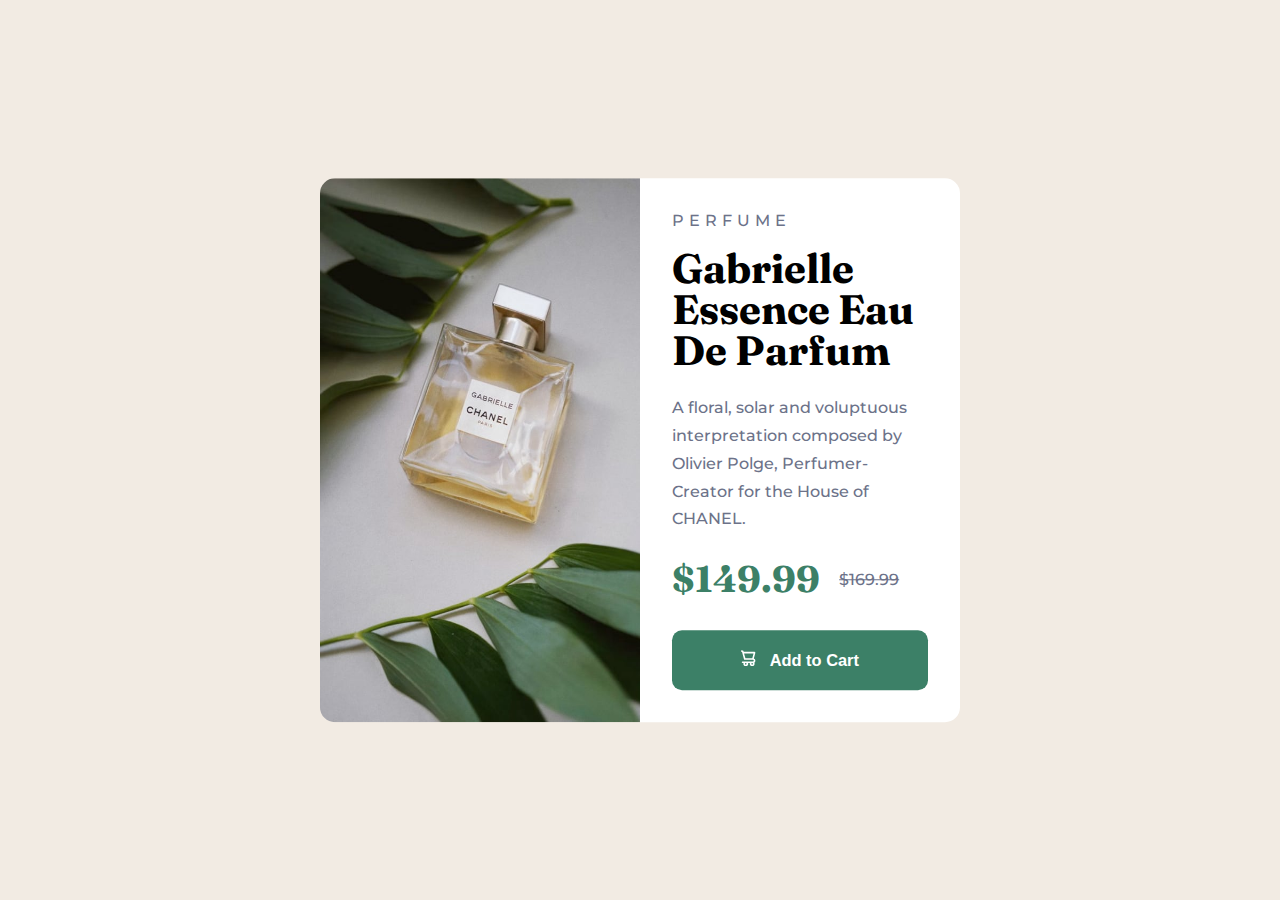
<file: docs/index.html>
<!DOCTYPE html>
<html>
    <head>
        <title>Product preview card component</title>
        <meta charset="utf-8">
        <meta name="viewport" content="width=device-width, initial-scale=1.0"&amp;gt;>

        <link rel="stylesheet" href="index.css">
        <link href="https://fonts.googleapis.com/css2?family=Montserrat:wght@500&display=swap" rel="stylesheet">
        <link href="https://fonts.googleapis.com/css2?family=Montserrat:wght@700&display=swap" rel="stylesheet">
        <link href="https://fonts.googleapis.com/css2?family=Fraunces:opsz,wght@9..144,700&display=swap" rel="stylesheet">
    </head>
    <body>
        <div class="container">
            <figure class="image">
                <img class="imgd" src="images/image-product-desktop.jpg" alt="Gabrielle Essence Eau De Parfum" height="100%">
                <img class="imgm" src="images/image-product-mobile.jpg" alt="Gabrielle Essence Eau De Parfum" height="100%">
            </figure>
            <section class="description">
                <h2>PERFUME</h2>
                <h1>Gabrielle Essence Eau De Parfum</h1>
                <p class="text">A floral, solar and voluptuous interpretation composed by Olivier Polge, Perfumer-Creator for the House of CHANEL.</p>
                <p id="price">$149.99<span>$169.99</span></p>
                <div class="add">
                    <button><img src="images/icon-cart.svg">&nbsp;&nbsp;&nbsp;Add to Cart</button>
                </div>
            </section>
        </div>
    </body>
</html>
</file>
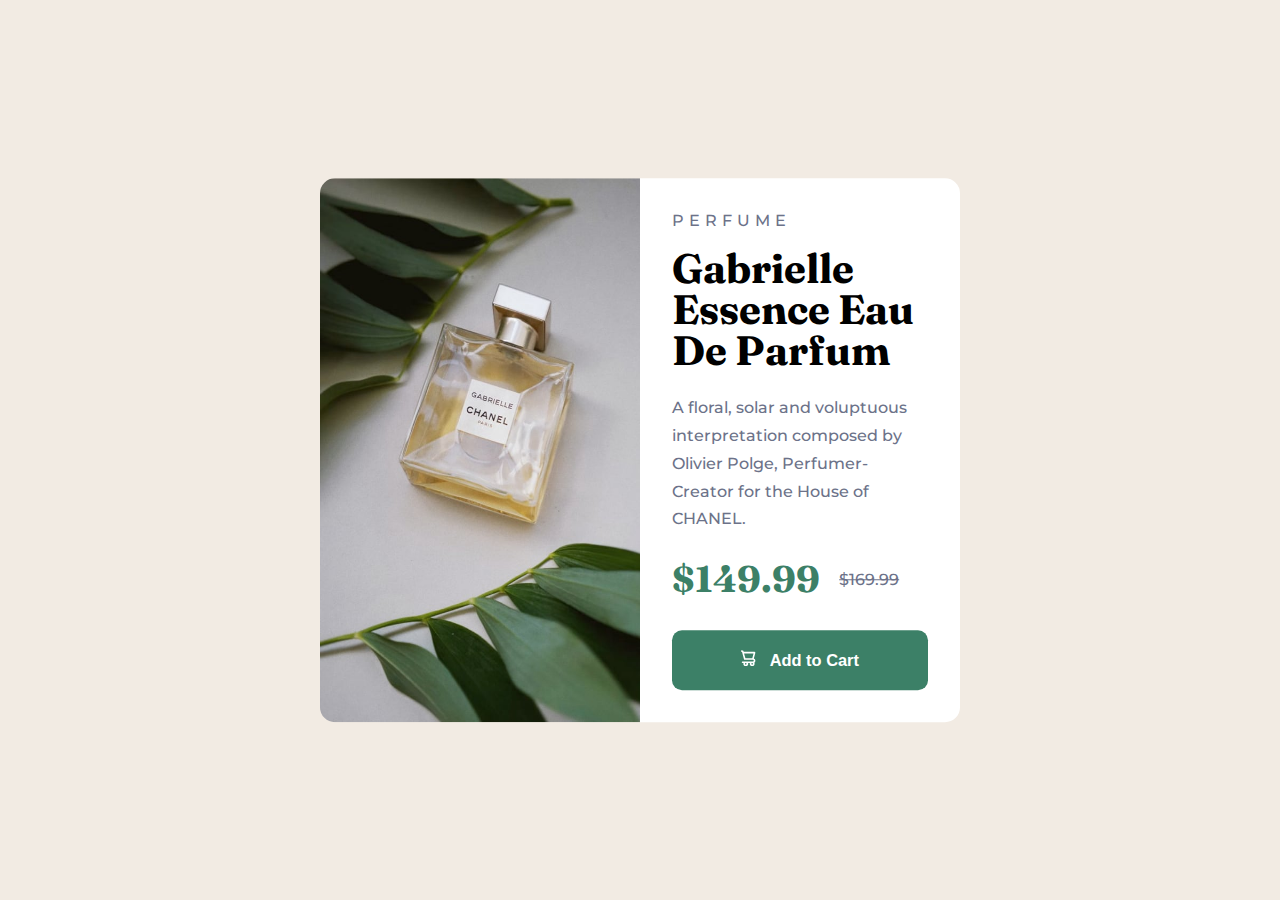
<file: docs/card.html>
<!DOCTYPE html>
<html>
    <head>
        <title>Product preview card component</title>
        <meta charset="utf-8">
        <meta name="viewport" content="width=device-width, initial-scale=1.0"&amp;gt;>

        <link rel="stylesheet" href="card.css">
        <link href="https://fonts.googleapis.com/css2?family=Montserrat:wght@500&display=swap" rel="stylesheet">
        <link href="https://fonts.googleapis.com/css2?family=Montserrat:wght@700&display=swap" rel="stylesheet">
        <link href="https://fonts.googleapis.com/css2?family=Fraunces:opsz,wght@9..144,700&display=swap" rel="stylesheet">
    </head>
    <body>
        <div class="container">
            <figure class="image">
                <img class="imgd" src="images/image-product-desktop.jpg" alt="Gabrielle Essence Eau De Parfum" height="100%">
                <img class="imgm" src="images/image-product-mobile.jpg" alt="Gabrielle Essence Eau De Parfum" height="100%">
            </figure>
            <section class="description">
                <h2>PERFUME</h2>
                <h1>Gabrielle Essence Eau De Parfum</h1>
                <p class="text">A floral, solar and voluptuous interpretation composed by Olivier Polge, Perfumer-Creator for the House of CHANEL.</p>
                <p id="price">$149.99<span>$169.99</span></p>
                <div class="add">
                    <button><img src="images/icon-cart.svg">&nbsp;&nbsp;&nbsp;Add to Cart</button>
                </div>
            </section>
        </div>
    </body>
</html>
</file>
<file: docs/index.css>
*{
    margin: 0px;
    padding: 0px;
    box-sizing: border-box;
    font-size: 16px;
}

body{
    min-height: 100vh;
    background-color: hsl(30, 38%, 92%);
    position: relative;
}

.imgm{
    display: none;
}

.container{
    position: absolute;
    top: 50%;
    left: 50%;
    transform: translate(-50%, -50%);
    width: 50%;
    display: flex;
    margin-top: auto;
    margin-bottom: auto;
    
    justify-content: center; 
}

.image .imgd{
    width: 100%;
    border-bottom-left-radius: 15px;
    border-top-left-radius: 15px;
}

.image{
    width: 50%;
}

.description{
    width: 50%;
    padding: 5%;
    background-color: hsl(0, 0%, 100%);
    border-top-right-radius: 15px;
    border-bottom-right-radius: 15px;
}

h1{
    font-family: Fraunces;
    font-weight: 700;
    font-size: calc(25px + (45 - 25) * ((100vw - 0px) / (1600 - 0)));
    line-height: 1em;
    padding-top: 7%;
    padding-bottom: 9%;
}

p,h2,span{ 
    color: hsl(228, 12%, 48%);
    font-family: Montserrat;
    font-weight: 500;
    font-size: calc(10px + (18 - 10) * ((100vw - 0px) / (1600 - 0)));
}

h2{
    letter-spacing: 0.3em;
}

.text{
    line-height: 1.7em;
}

button{
    background-color: hsl(158, 36%, 37%);
    color: hsl(0, 0%, 100%);
    border-style: none;
    border-radius: 10px;
    font-weight: bold;
    font-size: calc(10px + (18 - 10) * ((100vw - 0px) / (1600 - 0)));
    width: 100%;
    height: 60px; 
}

button:hover{
    cursor: pointer;
    background-color: hsl(157, 35%, 25%);
}

#price{
    color: hsl(158, 36%, 37%);
    font-family: Fraunces;
    font-weight: 700;
    font-size: calc(25px + (40 - 25) * ((100vw - 0px) / (1600 - 0)));
    padding-top: 9%;
    padding-bottom: 11%;
}

span{
    text-decoration: line-through;
    position: absolute;
    margin-left: 3%;
    margin-top: 2%;
}

@media screen and (max-width: 600px){

    .imgd{
        display: none;
    }

    image .imgm{
        width: 100%;
    }

    .imgm{
        display: block;
        width: 200%;
        border-top-left-radius: 15px;
        border-top-right-radius: 15px;
    }



    .container{
        flex-direction: column;
        width: 90%;
        margin: auto;
    }

    .description{
        width: 100%;
        border-top-right-radius: 0px;
        border-bottom-left-radius: 15px;
        padding: 4.5%;      
    }

    p,h2,span{ 
        font-size: calc(10px + (18 - 10) * ((100vw - 0px) / (650 - 0)));
    }

   h1{
        font-size: calc(20px + (40 - 20) * ((100vw - 0px) / (650 - 0)));
        padding-top: 4%;
        padding-bottom: 6%;
   }

   #price{
        font-size: calc(25px + (40 - 25) * ((100vw - 0px) / (650 - 0)));
        padding-top: 6%;
        padding-bottom: 8%;
    }

    button{
        font-size: calc(10px + (18 - 10) * ((100vw - 0px) / (650 - 0)));
    }
    
    span{
        margin-left: 5%;
        margin-top: 3%;
    }
}
</file>
<file: docs/card.css>
*{
    margin: 0px;
    padding: 0px;
    box-sizing: border-box;
    font-size: 16px;
}

body{
    min-height: 100vh;
    background-color: hsl(30, 38%, 92%);
    position: relative;
}

.imgm{
    display: none;
}

.container{
    position: absolute;
    top: 50%;
    left: 50%;
    transform: translate(-50%, -50%);
    width: 50%;
    display: flex;
    margin-top: auto;
    margin-bottom: auto;
    
    justify-content: center; 
}

.image .imgd{
    width: 100%;
    border-bottom-left-radius: 15px;
    border-top-left-radius: 15px;
}

.image{
    width: 50%;
}

.description{
    width: 50%;
    padding: 5%;
    background-color: hsl(0, 0%, 100%);
    border-top-right-radius: 15px;
    border-bottom-right-radius: 15px;
}

h1{
    font-family: Fraunces;
    font-weight: 700;
    font-size: calc(25px + (45 - 25) * ((100vw - 0px) / (1600 - 0)));
    line-height: 1em;
    padding-top: 7%;
    padding-bottom: 9%;
}

p,h2,span{ 
    color: hsl(228, 12%, 48%);
    font-family: Montserrat;
    font-weight: 500;
    font-size: calc(10px + (18 - 10) * ((100vw - 0px) / (1600 - 0)));
}

h2{
    letter-spacing: 0.3em;
}

.text{
    line-height: 1.7em;
}

button{
    background-color: hsl(158, 36%, 37%);
    color: hsl(0, 0%, 100%);
    border-style: none;
    border-radius: 10px;
    font-weight: bold;
    font-size: calc(10px + (18 - 10) * ((100vw - 0px) / (1600 - 0)));
    width: 100%;
    height: 60px; 
}

button:hover{
    cursor: pointer;
    background-color: hsl(157, 35%, 25%);
}

#price{
    color: hsl(158, 36%, 37%);
    font-family: Fraunces;
    font-weight: 700;
    font-size: calc(25px + (40 - 25) * ((100vw - 0px) / (1600 - 0)));
    padding-top: 9%;
    padding-bottom: 11%;
}

span{
    text-decoration: line-through;
    position: absolute;
    margin-left: 3%;
    margin-top: 2%;
}

@media screen and (max-width: 600px){

    .imgd{
        display: none;
    }

    image .imgm{
        width: 100%;
    }

    .imgm{
        display: block;
        width: 200%;
        border-top-left-radius: 15px;
        border-top-right-radius: 15px;
    }



    .container{
        flex-direction: column;
        width: 90%;
        margin: auto;
    }

    .description{
        width: 100%;
        border-top-right-radius: 0px;
        border-bottom-left-radius: 15px;
        padding: 4.5%;      
    }

    p,h2,span{ 
        font-size: calc(10px + (18 - 10) * ((100vw - 0px) / (650 - 0)));
    }

   h1{
        font-size: calc(20px + (40 - 20) * ((100vw - 0px) / (650 - 0)));
        padding-top: 4%;
        padding-bottom: 6%;
   }

   #price{
        font-size: calc(25px + (40 - 25) * ((100vw - 0px) / (650 - 0)));
        padding-top: 6%;
        padding-bottom: 8%;
    }

    button{
        font-size: calc(10px + (18 - 10) * ((100vw - 0px) / (650 - 0)));
    }
    
    span{
        margin-left: 5%;
        margin-top: 3%;
    }
}
</file>
